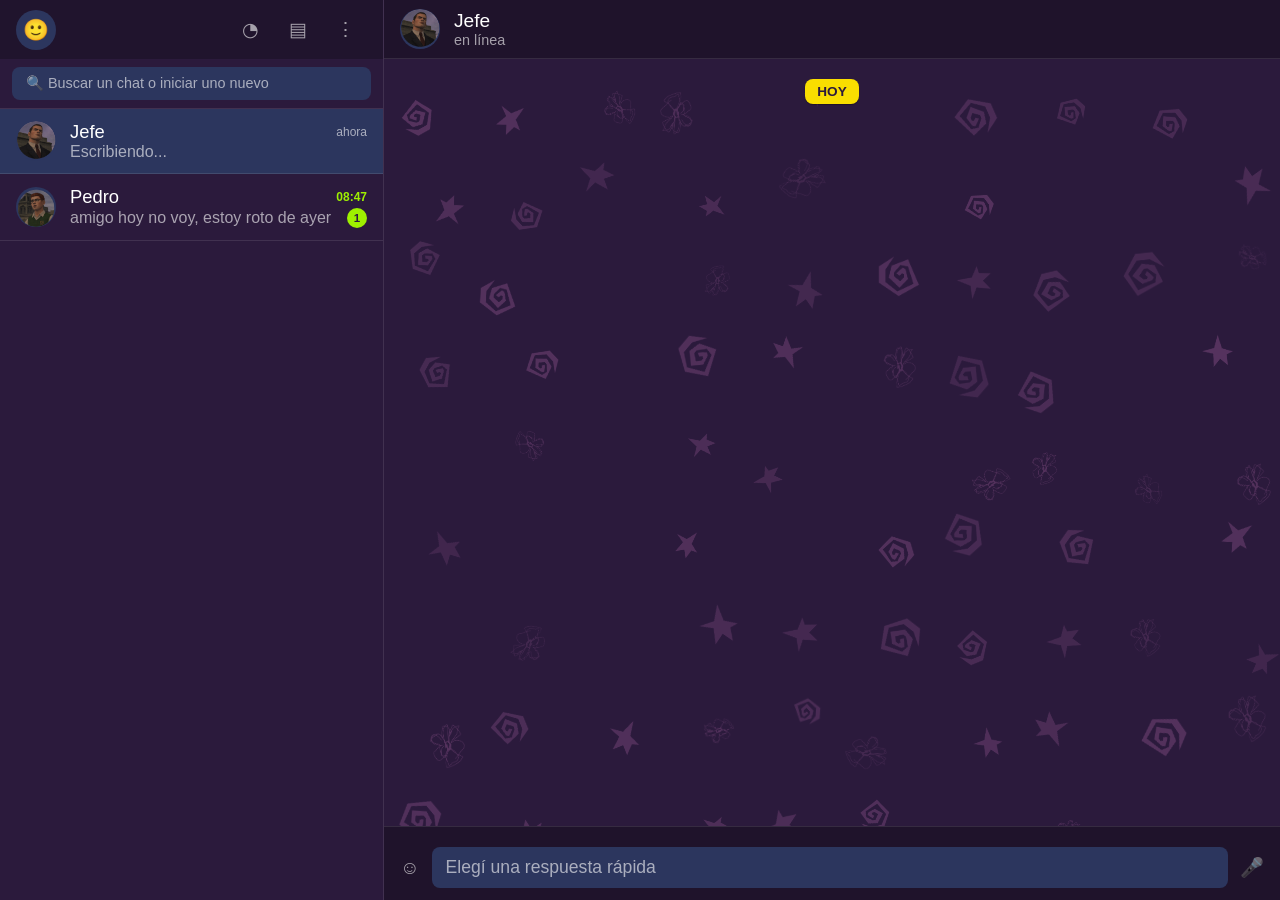
<file: whatsapp.html>
<!DOCTYPE html>
<html lang="es">
<head>
  <meta charset="UTF-8">
  <meta name="viewport" content="width=device-width, initial-scale=1">
  <title>(1) Chat | Mensajes</title>
  <link rel="stylesheet" href="whatsapp.css">
</head>
<body>

  <div class="app" id="app">

    <!-- Pantalla de inicio: el toque deja que suene el sonido de los mensajes
         (se puede sacar poniendo PEDIR_TOQUE_INICIAL = false en whatsapp.js) -->
    <div class="inicio" id="inicio" hidden>
      <button type="button" id="inicioBtn">Tocá para abrir el chat</button>
    </div>

    <!-- Panel izquierdo: lista de chats (los arma whatsapp.js) -->
    <aside class="sidebar">
      <div class="sidebar-top">
        <div class="avatar">🙂</div>
        <div class="sidebar-iconos">◔ ▤ ⋮</div>
      </div>
      <div class="buscador"><div>🔍 Buscar un chat o iniciar uno nuevo</div></div>
      <div class="lista-chats" id="listaChats"></div>
    </aside>

    <!-- Panel derecho: conversación -->
    <main class="chat">
      <header class="chat-header">
        <button class="volver" id="volver" type="button" aria-label="Volver a la lista de chats">←</button>
        <div class="avatar" id="headerAvatar">👔</div>
        <div>
          <div class="titulo" id="headerTitulo">Jefe</div>
          <div class="estado" id="estado">en línea</div>
        </div>
      </header>

      <div class="zona-chat">
        <!-- Fondo con el patrón de imágenes (lo genera whatsapp.js) -->
        <div class="patron" id="patron" aria-hidden="true"></div>
        <!-- Acá se crea una conversación por cada chat -->
        <div class="paneles" id="paneles"></div>
      </div>

      <footer class="pie">
        <div id="opcionesCont"></div>
        <div class="fake-input">
          <span class="iconos">☺</span>
          <div class="caja" id="caja">Elegí una respuesta rápida</div>
          <span class="iconos">🎤</span>
        </div>
      </footer>
    </main>

  </div>

  <script src="whatsapp.js"></script>
</body>
</html>
</file>
<file: whatsapp.css>
/* ============================================================
   FUENTES PERSONALIZADAS
   - FuenteGlobos: burbujas de "lo que pensás".
   - FuenteMensajes: mensajes del chat (los que llegan y los que se envían).
   Copiá los archivos de tu fuente a esta carpeta con alguno de estos
   nombres. Si usás una sola fuente para todo, alcanza con
   fuente-manuscrita.ttf (se usa como respaldo en las dos).
   ============================================================ */
@font-face {
  font-family: "FuenteGlobos";
  src: url("fuente.woff2") format("woff2"),
       url("fuente.ttf") format("truetype"),
       url("fuente.otf") format("opentype"),
       url("fuente-manuscrita.ttf") format("truetype");
  font-display: swap;
}

@font-face {
  font-family: "FuenteMensajes";
  src: url("fuente-mensajes.woff2") format("woff2"),
       url("fuente-mensajes.ttf") format("truetype"),
       url("fuente-mensajes.otf") format("opentype"),
       url("fuente-manuscrita.ttf") format("truetype");
  font-display: swap;
}

* {
  box-sizing: border-box;
  margin: 0;
  padding: 0;
}

:root {
  --verde: #9ef000;
  --amarillo: #f9de00;
  --fucsia: #ff0054;
  --violeta: #2b1a3c;
  --azul: #2c365e;
  --texto-suave: rgba(255, 255, 255, 0.6);
  --linea: rgba(255, 255, 255, 0.1);
}

html,
body {
  height: 100%;
}

body {
  font-family: "Segoe UI", Helvetica, Arial, sans-serif;
  background: linear-gradient(135deg, var(--violeta), var(--azul));
  display: flex;
  align-items: center;
  justify-content: center;
  color: #fff;
}

.app {
  position: relative;
  width: 100%;
  max-width: 1400px;
  height: 100vh;
  height: 100dvh;
  display: flex;
  background: var(--violeta);
  box-shadow: 0 6px 30px rgba(0, 0, 0, 0.5);
}

@media (min-width: 1500px) {
  .app {
    height: 95vh;
  }
}

/* ---------- Pantalla de inicio (hace falta un toque para que suene el sonido) ---------- */
.inicio {
  position: absolute;
  inset: 0;
  z-index: 20;
  display: flex;
  align-items: center;
  justify-content: center;
  background: rgba(23, 13, 34, 0.92);
}

.inicio[hidden] {
  display: none;
}

/* Cuando hay cartel, el fondo es más suave para que se vea el chat de atrás */
.inicio.con-mensaje {
  background: rgba(23, 13, 34, 0.7);
}

.inicio-caja {
  display: flex;
  flex-direction: column;
  align-items: center;
  gap: 22px;
  padding: 0 20px;
  text-align: center;
}

/* Cartel pop up: "Volvé a tus tareas en Unreal" (ventana grande que "salta") */
.inicio-mensaje {
  display: flex;
  flex-direction: column;
  width: min(90%, 780px);
  background: var(--violeta);
  border: 3px solid var(--fucsia);
  border-radius: 22px;
  overflow: hidden;
  box-shadow:
    0 0 0 8px rgba(255, 0, 84, 0.22),
    0 24px 70px rgba(0, 0, 0, 0.65);
  animation: popup 0.5s cubic-bezier(0.2, 1.4, 0.4, 1);
}

.inicio-mensaje[hidden] {
  display: none;
}

/* Barra de ventana, con los tres puntitos de la paleta */
.popup-barra {
  display: flex;
  align-items: center;
  gap: 8px;
  height: 38px;
  padding: 0 16px;
  background: var(--fucsia);
}

.popup-barra span {
  width: 13px;
  height: 13px;
  border-radius: 50%;
  background: var(--amarillo);
}

.popup-barra span:nth-child(2) {
  background: var(--verde);
}

.popup-barra span:nth-child(3) {
  background: var(--violeta);
}

.popup-texto {
  font-family: "FuenteGlobos", "Segoe UI", Helvetica, Arial, sans-serif;
  color: var(--amarillo);
  text-align: center;
  font-size: clamp(2.2rem, 6vw, 4rem);
  line-height: 1.15;
  padding: 48px 36px 54px;
}

@keyframes popup {
  from {
    opacity: 0;
    transform: scale(0.6);
  }
  to {
    opacity: 1;
    transform: scale(1);
  }
}

/* El botón de la fase siguiente aparece con un fundido */
.inicio button.aparece {
  animation: fundido 1.4s ease-out;
}

@keyframes fundido {
  from {
    opacity: 0;
  }
  to {
    opacity: 1;
  }
}

.inicio button {
  font-family: "FuenteGlobos", "Segoe UI", Helvetica, Arial, sans-serif;
  background: var(--violeta);
  border: 2px solid var(--verde);
  color: var(--verde);
  border-radius: 18px;
  padding: 14px 28px;
  font-size: 1.6rem;
  cursor: pointer;
  transition: background 0.15s, color 0.15s, transform 0.15s;
}

.inicio button:hover {
  background: var(--verde);
  color: var(--violeta);
  transform: translateY(-2px);
}

/* ---------- Panel izquierdo ---------- */
.sidebar {
  width: 30%;
  min-width: 300px;
  max-width: 420px;
  border-right: 1px solid var(--linea);
  display: flex;
  flex-direction: column;
  background: var(--violeta);
}

.sidebar-top {
  background: rgba(0, 0, 0, 0.25);
  height: 59px;
  padding: 0 16px;
  display: flex;
  align-items: center;
  justify-content: space-between;
}

.avatar {
  width: 40px;
  height: 40px;
  border-radius: 50%;
  display: flex;
  align-items: center;
  justify-content: center;
  font-size: 1.3rem;
  background: var(--azul);
  flex-shrink: 0;
  overflow: hidden;
}

.avatar img {
  width: 100%;
  height: 100%;
  border-radius: 50%;
  object-fit: cover;
  display: block;
}

.sidebar-iconos {
  color: var(--texto-suave);
  font-size: 1.2rem;
  letter-spacing: 12px;
}

.buscador {
  padding: 8px 12px;
  border-bottom: 1px solid var(--linea);
}

.buscador div {
  background: var(--azul);
  border-radius: 8px;
  padding: 8px 14px;
  font-size: 0.9rem;
  color: var(--texto-suave);
}

.lista-chats {
  overflow-y: auto;
  flex: 1;
}

.chat-item {
  display: flex;
  gap: 14px;
  padding: 12px 16px;
  align-items: center;
  border-bottom: 1px solid var(--linea);
  cursor: pointer;
}

.chat-item[hidden] {
  display: none;
}

.chat-item:hover {
  background: rgba(44, 54, 94, 0.5);
}

.chat-item.activo {
  background: var(--azul);
}

.chat-item.nuevo-chat {
  animation: latido 1.1s ease-in-out 4;
}

@keyframes latido {
  0%,
  100% {
    transform: scale(1);
  }
  50% {
    transform: scale(1.03);
  }
}

.chat-item .info {
  flex: 1;
  min-width: 0;
}

.chat-item .fila {
  display: flex;
  justify-content: space-between;
  align-items: center;
}

.chat-item .nombre {
  font-size: 1.15rem;
  color: #fff;
}

.chat-item .hora {
  font-size: 0.75rem;
  color: var(--texto-suave);
}

.chat-item .hora.nuevo {
  color: var(--verde);
  font-weight: 600;
}

.chat-item .preview {
  font-size: 1rem;
  color: var(--texto-suave);
  white-space: nowrap;
  overflow: hidden;
  text-overflow: ellipsis;
}

.badge-nuevo {
  background: var(--verde);
  color: var(--violeta);
  font-size: 0.72rem;
  font-weight: 700;
  min-width: 20px;
  height: 20px;
  border-radius: 10px;
  display: none;
  align-items: center;
  justify-content: center;
  padding: 0 6px;
}

/* ---------- Panel de chat ---------- */
.chat {
  flex: 1;
  display: flex;
  flex-direction: column;
  min-width: 0;
}

.chat-header {
  background: rgba(0, 0, 0, 0.28);
  height: 59px;
  padding: 0 16px;
  display: flex;
  align-items: center;
  gap: 14px;
  border-bottom: 1px solid var(--linea);
}

.chat-header .titulo {
  font-size: 1.2rem;
  color: #fff;
}

.chat-header .estado {
  font-size: 0.9rem;
  color: var(--texto-suave);
}

.chat-header .estado.escribiendo {
  color: var(--verde);
}

/* Botón de volver (solo se ve en el celular) */
.volver {
  display: none;
  background: none;
  border: 0;
  font-size: 1.6rem;
  line-height: 1;
  color: #fff;
  cursor: pointer;
  padding: 0 4px;
}

/* Zona del chat: fondo con patrón + mensajes por encima */
.zona-chat {
  position: relative;
  flex: 1;
  min-height: 0;
  display: flex;
}

.patron {
  position: absolute;
  inset: 0;
  overflow: hidden;
  isolation: isolate;
  background: var(--violeta);
}

/* El patrón se dibuja en un canvas (lo arma whatsapp.js): las imágenes se
   invierten y se mezclan en modo "screen", suaves y con poca opacidad. */
.patron canvas {
  position: absolute;
  left: 0;
  top: 0;
  display: block;
}

.paneles {
  position: absolute;
  inset: 0;
}

/* Una conversación por chat: solo se ve la activa */
.mensajes {
  position: absolute;
  inset: 0;
  display: none;
  overflow-y: auto;
  padding: 20px 6%;
  flex-direction: column;
  gap: 4px;
}

.mensajes.activo {
  display: flex;
}

.dia {
  align-self: center;
  background: var(--amarillo);
  color: var(--violeta);
  font-size: 0.85rem;
  font-weight: 600;
  padding: 5px 12px;
  border-radius: 8px;
  margin-bottom: 10px;
  box-shadow: 0 1px 1px rgba(0, 0, 0, 0.3);
  text-transform: uppercase;
}

.burbuja {
  font-family: "FuenteMensajes", "FuenteGlobos", "Segoe UI", Helvetica, Arial, sans-serif;
  max-width: 65%;
  padding: 6px 8px 6px 9px;
  border-radius: 8px;
  font-size: 1.2rem;
  line-height: 1.35;
  box-shadow: 0 1px 2px rgba(0, 0, 0, 0.35);
  position: relative;
  animation: aparecer 0.2s ease-out;
  word-wrap: break-word;
}

@keyframes aparecer {
  from {
    opacity: 0;
    transform: translateY(6px);
  }
  to {
    opacity: 1;
    transform: translateY(0);
  }
}

/* Mensajes que llegan */
.burbuja.entrante {
  align-self: flex-start;
  background: var(--fucsia);
  color: #fff;
  border-top-left-radius: 0;
}

/* Tus mensajes */
.burbuja.saliente {
  align-self: flex-end;
  background: var(--azul);
  color: #fff;
  border: 1px solid rgba(158, 240, 0, 0.45);
  border-top-right-radius: 0;
}

.burbuja .meta {
  float: right;
  margin: 8px 0 -4px 12px;
  font-family: "Segoe UI", Helvetica, Arial, sans-serif;
  font-size: 0.75rem;
  display: flex;
  align-items: center;
  gap: 3px;
}

.burbuja.entrante .meta {
  color: rgba(255, 255, 255, 0.8);
}

.burbuja.saliente .meta {
  color: rgba(255, 255, 255, 0.7);
}

.tilde {
  letter-spacing: -4px;
  font-size: 0.8rem;
  color: rgba(255, 255, 255, 0.5);
}

.tilde.leido {
  color: var(--verde);
}

/* Captura de pantalla dentro de un mensaje */
.burbuja.con-foto {
  width: min(65%, 380px);
}

.foto {
  margin: 2px 0 6px;
  border-radius: 6px;
  overflow: hidden;
}

.foto img {
  display: block;
  width: 100%;
  height: auto;
}

/* Si todavía no está la imagen, se ve este recuadro */
.foto.falta {
  min-height: 200px;
  display: flex;
  align-items: center;
  justify-content: center;
  text-align: center;
  padding: 24px 16px;
  background: rgba(0, 0, 0, 0.25);
  border: 2px dashed rgba(255, 255, 255, 0.5);
  font-size: 1rem;
}

.escribiendo-burbuja {
  align-self: flex-start;
  background: var(--fucsia);
  padding: 12px 14px;
  border-radius: 8px;
  border-top-left-radius: 0;
  box-shadow: 0 1px 2px rgba(0, 0, 0, 0.35);
  display: flex;
  gap: 4px;
}

.escribiendo-burbuja span {
  width: 7px;
  height: 7px;
  background: #fff;
  border-radius: 50%;
  animation: salto 1.2s infinite;
}

.escribiendo-burbuja span:nth-child(2) {
  animation-delay: 0.15s;
}

.escribiendo-burbuja span:nth-child(3) {
  animation-delay: 0.3s;
}

@keyframes salto {
  0%,
  60%,
  100% {
    transform: translateY(0);
    opacity: 0.5;
  }
  30% {
    transform: translateY(-5px);
    opacity: 1;
  }
}

/* ---------- Pie con respuestas ---------- */
.pie {
  background: rgba(0, 0, 0, 0.28);
  padding: 10px 16px 12px;
  border-top: 1px solid var(--linea);
}

.opciones {
  display: none;
  flex-wrap: wrap;
  gap: 8px;
  margin-bottom: 10px;
  min-height: 0;
}

.opciones.activo {
  display: flex;
}

/* Burbujas de "lo que pensás": usan la fuente personalizada */
.opcion {
  font-family: "FuenteGlobos", "Segoe UI", Helvetica, Arial, sans-serif;
  background: var(--violeta);
  border: 2px solid var(--verde);
  color: var(--verde);
  border-radius: 18px;
  padding: 10px 18px;
  font-size: 1.25rem;
  cursor: pointer;
  transition: background 0.15s, color 0.15s, transform 0.15s;
  animation: aparecer 0.25s ease-out;
}

.opcion:hover {
  background: var(--verde);
  color: var(--violeta);
  transform: translateY(-2px);
}

.fake-input {
  display: flex;
  align-items: center;
  gap: 12px;
}

.fake-input .caja {
  flex: 1;
  background: var(--azul);
  border-radius: 8px;
  padding: 10px 14px;
  color: var(--texto-suave);
  font-size: 1.1rem;
}

.fake-input .iconos {
  color: var(--texto-suave);
  font-size: 1.2rem;
}

/* Más espacio cuando cambia quién habla (probá con otro valor en px) */
.burbuja.entrante + .burbuja.saliente,
.burbuja.saliente + .burbuja.entrante,
.burbuja.saliente + .escribiendo-burbuja {
  margin-top: 14px;
}

/* ---------- Temblor de las letras de los pensamientos ---------- */
.opcion .palabra {
  display: inline-block;
  white-space: nowrap;
}

.opcion .letra {
  display: inline-block;
  animation: temblor 0.3s infinite ease-in-out alternate;
}

/* Para que sea más fuerte o más suave, cambiá los px y los grados */
@keyframes temblor {
  0%   { transform: translate(0, 0) rotate(0deg); }
  25%  { transform: translate(-0.5px, 0.6px) rotate(-1deg); }
  50%  { transform: translate(0.6px, -0.4px) rotate(0.8deg); }
  75%  { transform: translate(-0.4px, -0.6px) rotate(-0.6deg); }
  100% { transform: translate(0.5px, 0.4px) rotate(1deg); }
}

/* Si la persona tiene desactivadas las animaciones en su sistema, no se mueve nada */
@media (prefers-reduced-motion: reduce) {
  .opcion .letra,
  .chat-item.nuevo-chat {
    animation: none;
  }
}

/* ---------- Celular: lista de chats y conversación van por separado ---------- */
@media (max-width: 768px) {
  .sidebar {
    display: none;
    width: 100%;
    max-width: none;
    min-width: 0;
    border-right: 0;
  }

  .app.en-lista .sidebar {
    display: flex;
  }

  .app.en-lista .chat {
    display: none;
  }

  .volver {
    display: block;
  }

  .burbuja {
    max-width: 85%;
  }

  .burbuja.con-foto {
    width: min(85%, 320px);
  }

  .mensajes {
    padding: 14px 4%;
  }
}
</file>
